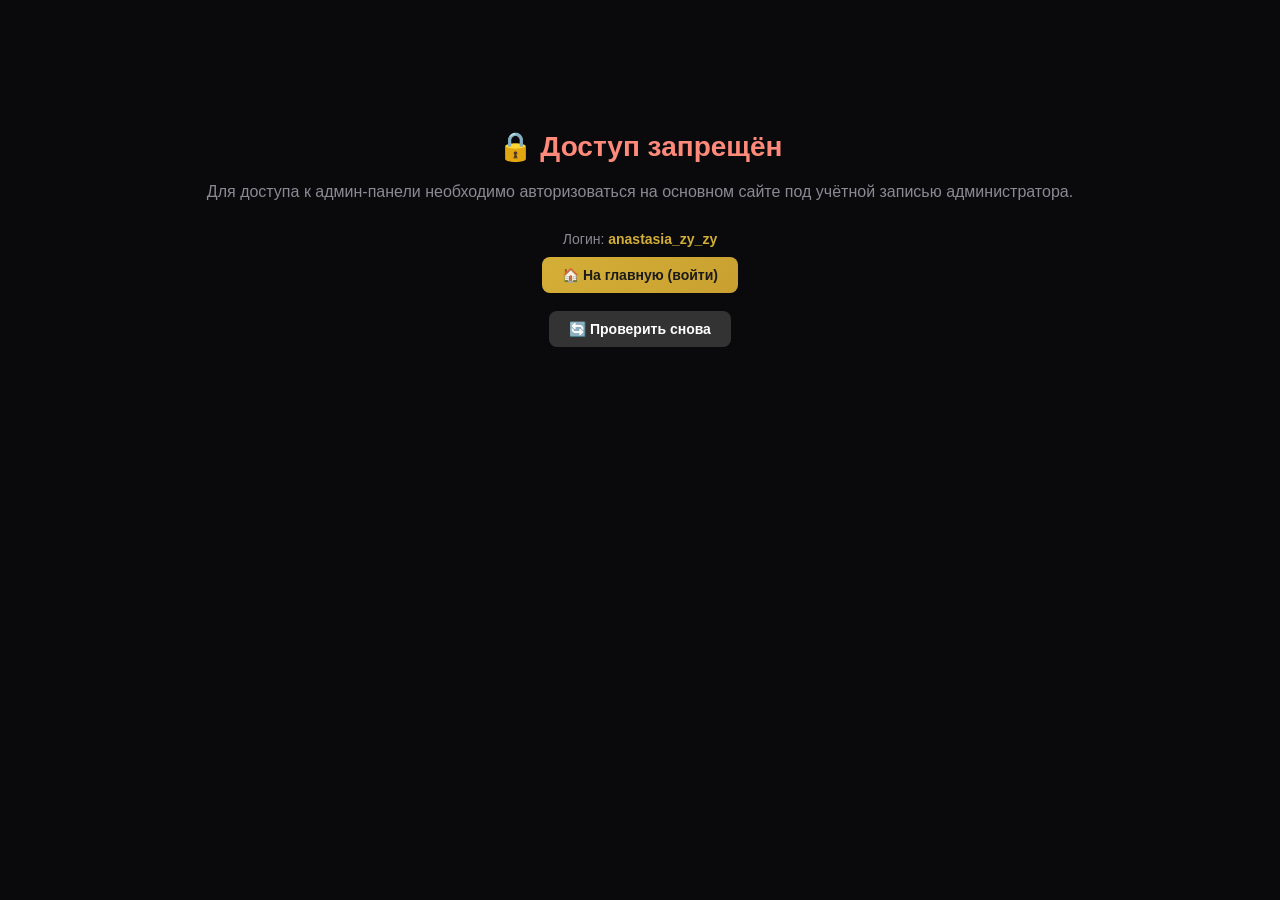
<file: admin.html>
<!DOCTYPE html>
<html lang="ru">
<head>
<meta charset="UTF-8">
<meta name="viewport" content="width=device-width, initial-scale=1.0">
<title>TEMPUS KZ — Админ-панель</title>
<style>
* { box-sizing: border-box; margin: 0; padding: 0; }
body {
  font-family: -apple-system, BlinkMacSystemFont, 'Segoe UI', Arial, sans-serif;
  background: #0a0a0c;
  color: #ececec;
  padding: 20px;
  min-height: 100vh;
}
h1 { color: #d4af37; margin-bottom: 20px; font-size: 24px; }
h2 { color: #d4af37; margin-top: 30px; font-size: 18px; }
.locked {
  text-align: center;
  padding: 80px 20px;
  color: #8a8a94;
}
.locked h2 { color: #ff8a7a; font-size: 28px; margin-bottom: 20px; }
.locked p { font-size: 16px; margin-bottom: 30px; }
.locked .btn { display: inline-block; }
.toolbar { display: flex; gap: 10px; margin-bottom: 20px; flex-wrap: wrap; align-items: center; }
.btn {
  background: linear-gradient(135deg, #d4af37, #c9a030);
  color: #1a1a1a; border: none;
  padding: 10px 20px; border-radius: 8px; cursor: pointer;
  font-weight: 600; font-size: 14px; transition: all 0.3s ease; text-decoration: none;
}
.btn:hover { opacity: 0.9; transform: translateY(-1px); }
.btn-secondary { background: #333; color: #fff; }
.btn-danger { background: #c0392b; color: #fff; }
#status { margin: 15px 0; padding: 12px 15px; border-radius: 8px; font-size: 13px; display: none; }
#status.show { display: block; }
.status-success { background: rgba(39, 174, 96, 0.2); color: #2ecc71; border: 1px solid rgba(39, 174, 96, 0.3); }
.status-error { background: rgba(192, 57, 43, 0.2); color: #e74c3c; border: 1px solid rgba(192, 57, 43, 0.3); }
.status-info { background: rgba(52, 152, 219, 0.2); color: #3498db; border: 1px solid rgba(52, 152, 219, 0.3); }
.github-settings {
  background: #111; padding: 20px; border-radius: 10px; margin-bottom: 20px;
  border: 1px solid #222;
}
.github-settings h3 { color: #d4af37; margin-bottom: 15px; font-size: 16px; }
.form-row { display: flex; gap: 10px; flex-wrap: wrap; margin-bottom: 10px; }
.form-group { flex: 1; min-width: 200px; }
.form-group label { display: block; font-size: 11px; color: #8a8a94; margin-bottom: 5px; text-transform: uppercase; }
.form-group input {
  width: 100%; background: #1a1a22; border: 1px solid #333; color: #fff;
  padding: 10px; border-radius: 6px; font-size: 14px;
}
.form-group input:focus { outline: none; border-color: #d4af37; }
table { width: 100%; border-collapse: collapse; margin-top: 20px; background: #111; border-radius: 10px; overflow: hidden; border: 1px solid #222; }
th, td { padding: 10px 8px; text-align: left; border-bottom: 1px solid #222; }
th { background: #1a1a1a; color: #d4af37; font-size: 11px; text-transform: uppercase; white-space: nowrap; }
td { font-size: 13px; vertical-align: top; }
td input, td textarea, td select {
  width: 100%; background: #1a1a22; border: 1px solid #333; color: #fff;
  padding: 6px; border-radius: 4px; font-size: 12px; font-family: inherit;
  transition: border-color 0.3s;
}
td input:focus, td textarea:focus, td select:focus { outline: none; border-color: #d4af37; }
td textarea { resize: vertical; min-height: 40px; }
.actions-cell { display: flex; gap: 5px; flex-wrap: wrap; }
.icon-btn {
  width: 30px; height: 30px; border-radius: 4px; border: 1px solid #444;
  background: #222; color: #fff; cursor: pointer; font-size: 14px;
  display: flex; align-items: center; justify-content: center; transition: all 0.3s;
}
.icon-btn:hover { border-color: #d4af37; background: #333; }
.icon-btn.danger:hover { background: #c0392b; border-color: #c0392b; }
pre { background: #111; padding: 15px; border-radius: 8px; overflow-x: auto; margin-top: 20px; font-size: 12px; color: #8a8a94; border: 1px solid #222; max-height: 400px; overflow-y: auto; }
#adminContent { display: none; }
@media (max-width: 768px) {
  table { font-size: 11px; }
  th, td { padding: 6px 4px; }
  .toolbar { flex-direction: column; }
  .btn { width: 100%; }
}
</style>
</head>
<body>

<!-- Экран блокировки -->
<div id="lockedScreen" class="locked">
  <h2>🔒 Доступ запрещён</h2>
  <p>Для доступа к админ-панели необходимо авторизоваться на основном сайте под учётной записью администратора.</p>
  <p style="font-size:14px;margin-bottom:10px;">Логин: <b style="color:#d4af37;">anastasia_zy_zy</b></p>
  <a href="index.html" class="btn">🏠 На главную (войти)</a>
  <br><br>
  <button class="btn btn-secondary" onclick="checkAuthAgain()">🔄 Проверить снова</button>
</div>

<!-- Контент админ-панели -->
<div id="adminContent">
  <h1>⚙️ TEMPUS KZ — Админ-панель</h1>

  <div class="github-settings">
    <h3>🔑 Настройки GitHub (для автосохранения)</h3>
    <div class="form-row">
      <div class="form-group">
        <label>Имя пользователя</label>
        <input type="text" id="ghUser" placeholder="TempusKZ">
      </div>
      <div class="form-group">
        <label>Репозиторий</label>
        <input type="text" id="ghRepo" placeholder="Tempus_KZ">
      </div>
      <div class="form-group">
        <label>Ветка</label>
        <input type="text" id="ghBranch" value="main" placeholder="main">
      </div>
    </div>
    <div class="form-row">
      <div class="form-group" style="flex: 2;">
        <label>Personal Access Token (права repo)</label>
        <input type="password" id="ghToken" placeholder="ghp_...">
      </div>
      <div class="form-group" style="flex: 0; min-width: auto; display: flex; align-items: flex-end;">
        <button class="btn" onclick="saveGithubSettings()">💾 Сохранить</button>
      </div>
    </div>
    <small style="color: #8a8a94;">
      Токен с правами <b>repo</b>. 
      <a href="https://github.com/settings/tokens" target="_blank" style="color: #d4af37;">Создать токен</a>
    </small>
  </div>

  <div class="toolbar">
    <button class="btn" onclick="loadData()">📥 Загрузить data.json</button>
    <button class="btn" onclick="saveToGithub()">🚀 Сохранить на GitHub</button>
    <button class="btn btn-secondary" onclick="downloadJSON()">📥 Скачать JSON</button>
    <button class="btn btn-secondary" onclick="addRow()">➕ Добавить строку</button>
    <button class="btn btn-secondary" onclick="window.open('index.html', '_blank')">🏠 Открыть сайт</button>
    <button class="btn btn-danger" onclick="logout()">🚪 Выйти</button>
  </div>

  <div id="status"></div>

  <div style="overflow-x: auto;">
    <table id="dataTable">
      <thead>
        <tr>
          <th>Артикул</th>
          <th>Название</th>
          <th>Описание</th>
          <th>Категория</th>
          <th>Цена (₸)</th>
          <th>Кол-во</th>
          <th>Фото (URL через запятую)</th>
          <th>Действия</th>
        </tr>
      </thead>
      <tbody id="tableBody"></tbody>
    </table>
  </div>

  <h2>📄 Предпросмотр data.json:</h2>
  <pre id="jsonPreview">Загрузка...</pre>
</div>

<script>
// ========== ПРОВЕРКА АВТОРИЗАЦИИ ==========
const AUTH_KEYS = ['mdt_admin_auth_v9', 'mdt_admin_auth_v8', 'mdt_admin_auth_v7', 'mdt_admin_auth_v6', 'mdt_admin_auth_v5'];
const LS_KEY = 'mdt_watches_v2';
const GITHUB_SETTINGS_KEY = 'mdt_github_settings_v9';
const ADMIN_USER = 'anastasia_zy_zy';

function checkAuth() {
  // 1. Проверяем sessionStorage
  for (const key of AUTH_KEYS) {
    const authData = sessionStorage.getItem(key);
    if (authData) {
      try {
        const data = JSON.parse(authData);
        if (data.user === ADMIN_USER) {
          console.log('✅ Авторизация через sessionStorage:', key);
          return true;
        }
      } catch (e) {}
    }
  }
  
  // 2. Проверяем localStorage (резерв)
  for (const key of AUTH_KEYS) {
    const authData = localStorage.getItem(key);
    if (authData) {
      try {
        const data = JSON.parse(authData);
        if (data.user === ADMIN_USER) {
          // Проверяем, не старше ли 24 часов
          if (Date.now() - data.timestamp < 24 * 60 * 60 * 1000) {
            console.log('✅ Авторизация через localStorage:', key);
            // Дублируем в sessionStorage
            sessionStorage.setItem(key, authData);
            return true;
          } else {
            // Удаляем просроченную запись
            localStorage.removeItem(key);
          }
        }
      } catch (e) {}
    }
  }
  
  console.warn('❌ Авторизация не найдена');
  return false;
}

function logout() {
  // Очищаем все ключи авторизации
  AUTH_KEYS.forEach(key => {
    sessionStorage.removeItem(key);
    localStorage.removeItem(key);
  });
  window.location.href = 'index.html';
}

function checkAuthAgain() {
  if (checkAuth()) {
    document.getElementById('lockedScreen').style.display = 'none';
    document.getElementById('adminContent').style.display = 'block';
    init();
  } else {
    alert('❌ Авторизация не найдена.\n\nВойдите на главной странице под логином anastasia_zy_zy, затем вернитесь сюда.');
  }
}

// При загрузке страницы
if (checkAuth()) {
  document.getElementById('lockedScreen').style.display = 'none';
  document.getElementById('adminContent').style.display = 'block';
  init();
} else {
  document.getElementById('lockedScreen').style.display = 'block';
  document.getElementById('adminContent').style.display = 'none';
  
  // Пробуем автоматически проверить через секунду (может sessionStorage ещё не загрузился)
  setTimeout(() => {
    if (checkAuth()) {
      document.getElementById('lockedScreen').style.display = 'none';
      document.getElementById('adminContent').style.display = 'block';
      init();
    }
  }, 1000);
}

// ========== GITHUB ==========
function getGithubSettings() {
  try {
    const s = localStorage.getItem(GITHUB_SETTINGS_KEY);
    return s ? JSON.parse(s) : null;
  } catch (e) { return null; }
}

function saveGithubSettings() {
  const settings = {
    username: document.getElementById('ghUser').value.trim(),
    repo: document.getElementById('ghRepo').value.trim(),
    token: document.getElementById('ghToken').value.trim(),
    branch: document.getElementById('ghBranch').value.trim() || 'main'
  };
  
  if (!settings.username || !settings.repo || !settings.token) {
    showStatus('❌ Заполните все поля GitHub', 'status-error');
    return;
  }
  
  if (!settings.token.startsWith('ghp_') && !settings.token.startsWith('github_pat_')) {
    showStatus('❌ Токен должен начинаться с ghp_ или github_pat_', 'status-error');
    return;
  }
  
  localStorage.setItem(GITHUB_SETTINGS_KEY, JSON.stringify(settings));
  showStatus('✅ Настройки GitHub сохранены', 'status-success');
}

function loadGithubSettings() {
  const settings = getGithubSettings();
  if (settings) {
    document.getElementById('ghUser').value = settings.username || '';
    document.getElementById('ghRepo').value = settings.repo || '';
    document.getElementById('ghToken').value = settings.token || '';
    document.getElementById('ghBranch').value = settings.branch || 'main';
  }
}

async function saveToGithub() {
  const settings = getGithubSettings();
  if (!settings || !settings.username || !settings.repo || !settings.token) {
    showStatus('❌ Заполните и сохраните настройки GitHub', 'status-error');
    return;
  }
  
  localStorage.setItem(LS_KEY, JSON.stringify(data));
  showStatus('⏳ Отправка data.json на GitHub...', 'status-info');
  
  try {
    await pushFile(settings, 'data.json', JSON.stringify(data, null, 2));
    showStatus('✅ data.json сохранён на GitHub! Обновится через 1-2 минуты.', 'status-success');
  } catch (e) {
    showStatus('❌ Ошибка GitHub: ' + e.message, 'status-error');
    console.error(e);
  }
}

async function pushFile(settings, path, content) {
  const token = settings.token.trim();
  const encoded = btoa(unescape(encodeURIComponent(content)));
  const apiUrl = `https://api.github.com/repos/${settings.username}/${settings.repo}/contents/${path}`;
  
  let sha = null;
  try {
    const resp = await fetch(apiUrl + '?ref=' + settings.branch, {
      headers: {
        'Authorization': `Bearer ${token}`,
        'Accept': 'application/vnd.github.v3+json',
        'X-GitHub-Api-Version': '2022-11-28'
      }
    });
    if (resp.ok) sha = (await resp.json()).sha;
    else if (resp.status === 401) throw new Error('Неверный токен');
  } catch (e) {
    if (e.message === 'Неверный токен') throw e;
  }
  
  const body = {
    message: `Update ${path} - ${new Date().toISOString()}`,
    content: encoded,
    branch: settings.branch
  };
  if (sha) body.sha = sha;
  
  const resp = await fetch(apiUrl, {
    method: 'PUT',
    headers: {
      'Authorization': `Bearer ${token}`,
      'Accept': 'application/vnd.github.v3+json',
      'Content-Type': 'application/json',
      'X-GitHub-Api-Version': '2022-11-28'
    },
    body: JSON.stringify(body)
  });
  
  if (!resp.ok) {
    const err = await resp.json().catch(() => ({}));
    if (resp.status === 401) throw new Error('Неверный токен. Создайте новый с правами repo.');
    throw new Error(err.message || 'HTTP ' + resp.status);
  }
}

// ========== ДАННЫЕ ==========
let data = [];

async function loadData() {
  showStatus('⏳ Загрузка данных...', 'status-info');
  
  try {
    const response = await fetch('data.json?_=' + Date.now());
    if (response.ok) {
      data = await response.json();
      renderTable();
      updatePreview();
      localStorage.setItem(LS_KEY, JSON.stringify(data));
      showStatus(`✅ Загружено из data.json: ${data.length} моделей`, 'status-success');
      return;
    }
  } catch (e) {}
  
  const lsData = localStorage.getItem(LS_KEY);
  if (lsData) {
    try {
      data = JSON.parse(lsData);
      renderTable();
      updatePreview();
      showStatus(`⚠️ Загружено из localStorage: ${data.length} моделей`, 'status-info');
      return;
    } catch (e) {}
  }
  
  data = [];
  renderTable();
  updatePreview();
  showStatus('📄 Данные не найдены', 'status-info');
}

function renderTable() {
  const tbody = document.getElementById('tableBody');
  
  if (!data.length) {
    tbody.innerHTML = '<tr><td colspan="8" style="text-align:center;padding:30px;color:#8a8a94;">Нет данных</td></tr>';
    return;
  }
  
  tbody.innerHTML = data.map((item, index) => `
    <tr>
      <td><input type="text" value="${escAttr(item.article || '')}" data-idx="${index}" data-field="article" style="min-width:100px;"></td>
      <td><input type="text" value="${escAttr(item.name || '')}" data-idx="${index}" data-field="name" style="min-width:120px;"></td>
      <td><textarea data-idx="${index}" data-field="desc" style="min-width:150px;">${escHtml(item.desc || '')}</textarea></td>
      <td>
        <select data-idx="${index}" data-field="category">
          <option value="men" ${item.category === 'men' ? 'selected' : ''}>Мужские</option>
          <option value="women" ${item.category === 'women' ? 'selected' : ''}>Женские</option>
        </select>
      </td>
      <td><input type="number" value="${item.price || 0}" data-idx="${index}" data-field="price" style="min-width:90px;"></td>
      <td><input type="number" value="${item.qty || 0}" data-idx="${index}" data-field="qty" style="min-width:70px;"></td>
      <td><input type="text" value="${escAttr((item.images || []).join(', '))}" data-idx="${index}" data-field="imagesStr" style="min-width:150px;"></td>
      <td class="actions-cell">
        <button class="icon-btn" onclick="saveRow(${index})" title="Сохранить">💾</button>
        <button class="icon-btn" onclick="duplicateRow(${index})" title="Дублировать">📋</button>
        <button class="icon-btn danger" onclick="deleteRow(${index})" title="Удалить">🗑️</button>
      </td>
    </tr>
  `).join('');
  
  tbody.querySelectorAll('input, textarea, select').forEach(el => {
    el.addEventListener('change', function() {
      saveRow(parseInt(this.getAttribute('data-idx')), true);
    });
  });
}

function saveRow(index, silent = false) {
  document.querySelectorAll(`[data-idx="${index}"]`).forEach(input => {
    const field = input.getAttribute('data-field');
    let value = input.value;
    
    if (field === 'price' || field === 'qty') value = Number(value) || 0;
    else if (field === 'imagesStr') {
      data[index].images = value.split(',').map(s => s.trim()).filter(s => s);
      return;
    }
    
    data[index][field] = value;
  });
  
  localStorage.setItem(LS_KEY, JSON.stringify(data));
  updatePreview();
  if (!silent) showStatus(`✅ Строка ${index + 1} сохранена`, 'status-success');
}

function deleteRow(index) {
  const name = data[index].name || data[index].article || 'без названия';
  if (confirm(`Удалить "${name}"?`)) {
    data.splice(index, 1);
    localStorage.setItem(LS_KEY, JSON.stringify(data));
    renderTable();
    updatePreview();
    showStatus('🗑️ Модель удалена', 'status-success');
  }
}

function duplicateRow(index) {
  const newItem = JSON.parse(JSON.stringify(data[index]));
  newItem.article = (newItem.article || '') + '-copy';
  newItem.name = (newItem.name || '') + ' (копия)';
  data.splice(index + 1, 0, newItem);
  localStorage.setItem(LS_KEY, JSON.stringify(data));
  renderTable();
  updatePreview();
  showStatus('📋 Модель дублирована', 'status-success');
}

function addRow() {
  data.push({
    article: 'TK-' + new Date().getFullYear() + '-' + String(data.length + 1).padStart(3, '0'),
    name: '', desc: '', category: 'men', price: 0, qty: 0, images: []
  });
  localStorage.setItem(LS_KEY, JSON.stringify(data));
  renderTable();
  updatePreview();
  showStatus('➕ Новая строка добавлена', 'status-success');
}

function updatePreview() {
  document.getElementById('jsonPreview').textContent = JSON.stringify(data, null, 2);
}

function downloadJSON() {
  const blob = new Blob([JSON.stringify(data, null, 2)], { type: 'application/json' });
  const url = URL.createObjectURL(blob);
  const a = document.createElement('a');
  a.href = url; a.download = 'data.json'; a.click();
  URL.revokeObjectURL(url);
  showStatus('📥 data.json скачан', 'status-success');
}

function showStatus(message, className) {
  const status = document.getElementById('status');
  status.textContent = message;
  status.className = 'show ' + className;
  if (className === 'status-success') setTimeout(() => status.classList.remove('show'), 4000);
}

function escHtml(s) {
  if (!s) return '';
  return String(s).replace(/[&<>"']/g, c => ({ '&': '&amp;', '<': '&lt;', '>': '&gt;', '"': '&quot;', "'": '&#39;' }[c]));
}

function escAttr(s) {
  if (!s) return '';
  return String(s).replace(/"/g, '&quot;');
}

function init() {
  loadGithubSettings();
  loadData();
}
</script>

</body>
</html>
</file>
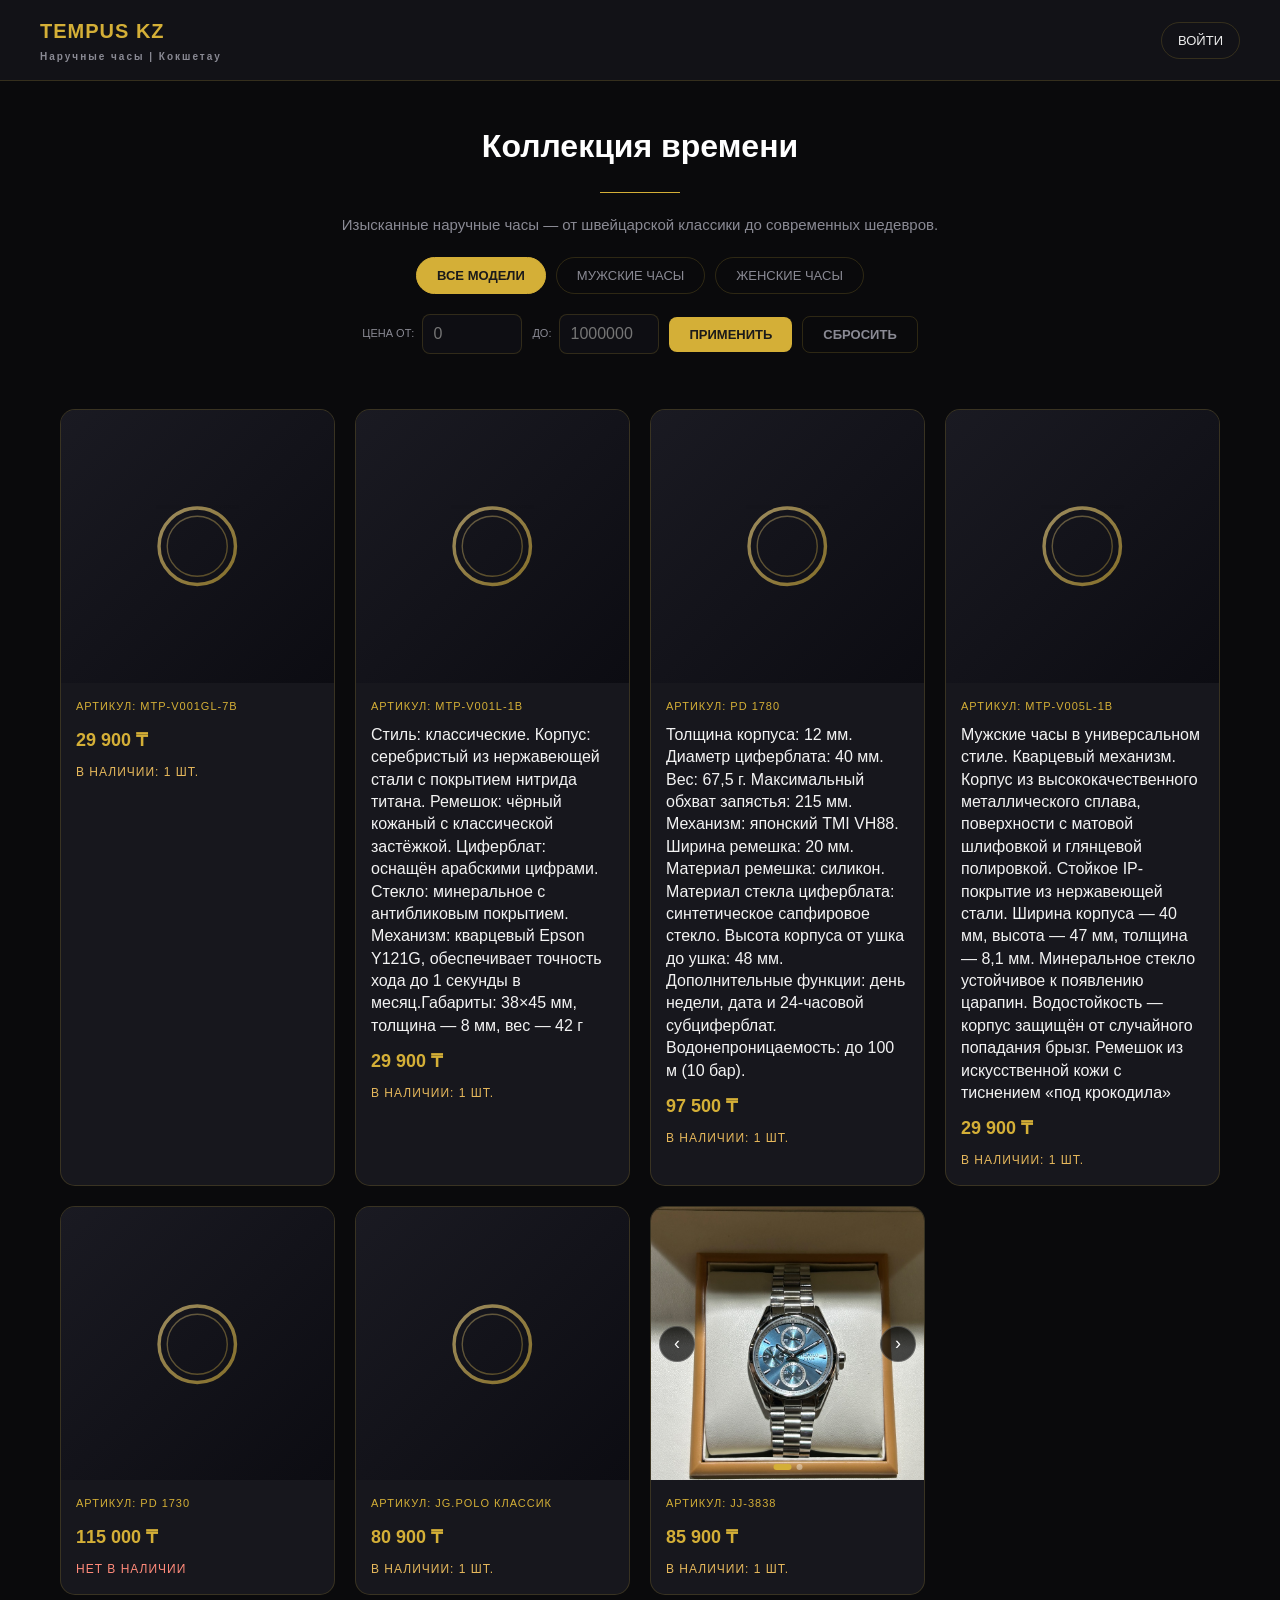
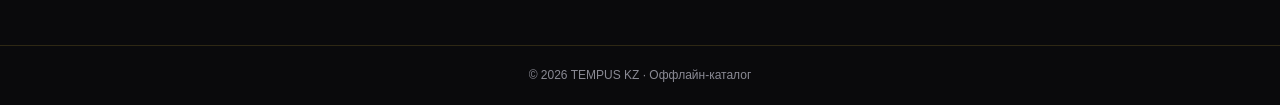
<file: Tempus_kz.html>
<!DOCTYPE html>
<html lang="ru">

<head>
    <meta charset="UTF-8" />
    <meta name="viewport" content="width=device-width, initial-scale=1.0, maximum-scale=1.0, user-scalable=no" />
    <meta name="theme-color" content="#0a0a0c" />
    <meta name="apple-mobile-web-app-capable" content="yes" />
    <meta name="apple-mobile-web-app-status-bar-style" content="black-translucent" />
    <meta name="format-detection" content="telephone=no" />
    <title>TEMPUS KZ — Наручные часы | Кокшетау</title>
    <style>
        * {
            box-sizing: border-box;
            margin: 0;
            padding: 0;
            -webkit-tap-highlight-color: rgba(212, 175, 55, 0.3);
        }

        body {
            font-family: -apple-system, BlinkMacSystemFont, 'Segoe UI', Arial, sans-serif;
            background: #0a0a0c;
            color: #ececec;
            line-height: 1.6;
            -webkit-text-size-adjust: 100%;
        }

        header {
            background: #121217;
            padding: 15px 20px;
            border-bottom: 1px solid rgba(212, 175, 55, 0.18);
            position: sticky;
            top: 0;
            z-index: 50;
        }

        .nav {
            max-width: 1200px;
            margin: 0 auto;
            display: flex;
            justify-content: space-between;
            align-items: center;
            flex-wrap: wrap;
            gap: 10px;
        }

        .logo {
            font-size: 20px;
            font-weight: bold;
            color: #d4af37;
            letter-spacing: 1px;
        }

        .logo small {
            display: block;
            font-size: 10px;
            color: #8a8a94;
            letter-spacing: 2px;
            margin-top: 2px;
        }

        .btn {
            background: transparent;
            border: 1px solid rgba(212, 175, 55, 0.18);
            color: #ececec;
            padding: 10px 16px;
            border-radius: 20px;
            font-size: 13px;
            cursor: pointer;
            text-transform: uppercase;
            -webkit-appearance: none;
            appearance: none;
        }

        .btn:active {
            opacity: 0.7;
        }

        .btn-gold {
            background: #d4af37;
            color: #1a1a1a;
            border: none;
            font-weight: 600;
        }

        .hero {
            max-width: 1200px;
            margin: 0 auto;
            padding: 40px 20px 20px;
            text-align: center;
        }

        .hero h1 {
            font-size: 32px;
            margin-bottom: 10px;
            color: #fff;
        }

        .hero p {
            color: #8a8a94;
            font-size: 15px;
        }

        .divider {
            width: 80px;
            height: 1px;
            background: #d4af37;
            margin: 20px auto;
        }

        .category-menu {
            max-width: 1200px;
            margin: 0 auto;
            padding: 0 20px 20px;
            display: flex;
            gap: 10px;
            justify-content: center;
            flex-wrap: wrap;
        }

        .cat-btn {
            background: transparent;
            border: 1px solid rgba(212, 175, 55, 0.18);
            color: #8a8a94;
            padding: 10px 20px;
            border-radius: 20px;
            font-size: 13px;
            cursor: pointer;
            text-transform: uppercase;
            -webkit-appearance: none;
            appearance: none;
        }

        .cat-btn:active {
            opacity: 0.7;
        }

        .cat-btn.active {
            background: #d4af37;
            color: #1a1a1a;
            border-color: #d4af37;
            font-weight: 600;
        }

        .filter-bar {
            max-width: 1200px;
            margin: 0 auto;
            padding: 0 20px 20px;
            display: flex;
            gap: 10px;
            align-items: center;
            justify-content: center;
            flex-wrap: wrap;
        }

        .filter-group {
            display: flex;
            gap: 8px;
            align-items: center;
        }

        .filter-bar label {
            font-size: 11px;
            color: #8a8a94;
            text-transform: uppercase;
        }

        .filter-bar input {
            background: #0e0e13;
            border: 1px solid rgba(212, 175, 55, 0.18);
            color: #ececec;
            padding: 10px;
            border-radius: 8px;
            font-size: 16px;
            width: 100px;
            -webkit-appearance: none;
            appearance: none;
        }

        .filter-bar input:focus {
            outline: none;
            border-color: #d4af37;
        }

        .filter-bar .apply-btn,
        .filter-bar .reset-btn {
            padding: 10px 20px;
            border-radius: 8px;
            font-size: 13px;
            font-weight: 600;
            cursor: pointer;
            text-transform: uppercase;
            -webkit-appearance: none;
            appearance: none;
            border: none;
        }

        .filter-bar .apply-btn {
            background: #d4af37;
            color: #1a1a1a;
        }

        .filter-bar .reset-btn {
            background: transparent;
            border: 1px solid rgba(212, 175, 55, 0.18);
            color: #8a8a94;
        }

        .filter-bar .apply-btn:active,
        .filter-bar .reset-btn:active {
            opacity: 0.7;
        }

        .results-info {
            max-width: 1200px;
            margin: 0 auto;
            padding: 0 20px 15px;
            text-align: center;
            color: #8a8a94;
            font-size: 13px;
        }

        .results-info b {
            color: #f5d98a;
        }

        .grid {
            max-width: 1200px;
            margin: 0 auto;
            padding: 20px;
            display: grid;
            gap: 20px;
            grid-template-columns: repeat(auto-fill, minmax(250px, 1fr));
        }

        .card {
            position: relative;
            background: #17171d;
            border: 1px solid rgba(212, 175, 55, 0.18);
            border-radius: 15px;
            overflow: hidden;
        }

        .slider {
            aspect-ratio: 1/1;
            background: #0d0d11;
            position: relative;
            overflow: hidden;
        }

        .slides {
            display: flex;
            height: 100%;
            transition: transform 0.3s ease-out;
        }

        .slide {
            min-width: 100%;
            height: 100%;
            flex-shrink: 0;
        }

        .slide img {
            width: 100%;
            height: 100%;
            object-fit: cover;
            pointer-events: none;
        }

        .placeholder {
            width: 100%;
            height: 100%;
            background: linear-gradient(135deg, #1a1a22, #0c0c12);
            display: flex;
            align-items: center;
            justify-content: center;
        }

        .placeholder svg {
            width: 50%;
            height: 50%;
            opacity: 0.6;
        }

        .slider-arrow {
            position: absolute;
            top: 50%;
            transform: translateY(-50%);
            width: 36px;
            height: 36px;
            border-radius: 50%;
            background: rgba(0, 0, 0, 0.7);
            border: 1px solid rgba(255, 255, 255, 0.2);
            color: #fff;
            cursor: pointer;
            display: none;
            align-items: center;
            justify-content: center;
            font-size: 18px;
            -webkit-appearance: none;
            appearance: none;
            z-index: 5;
        }

        .slider-arrow:active {
            background: rgba(212, 175, 55, 0.8);
            color: #000;
        }

        .slider.has-multi .slider-arrow {
            display: flex;
        }

        .slider-arrow.prev {
            left: 8px;
        }

        .slider-arrow.next {
            right: 8px;
        }

        .slider-dots {
            position: absolute;
            bottom: 10px;
            left: 50%;
            transform: translateX(-50%);
            display: none;
            gap: 5px;
            z-index: 5;
        }

        .slider.has-multi .slider-dots {
            display: flex;
        }

        .slider-dot {
            width: 6px;
            height: 6px;
            border-radius: 50%;
            background: rgba(255, 255, 255, 0.4);
            border: none;
            cursor: pointer;
            padding: 0;
            -webkit-appearance: none;
            appearance: none;
        }

        .slider-dot:active {
            opacity: 0.7;
        }

        .slider-dot.active {
            background: #d4af37;
            width: 18px;
            border-radius: 3px;
        }

        .body {
            padding: 15px;
        }

        .article {
            font-size: 11px;
            color: #d4af37;
            text-transform: uppercase;
            margin-bottom: 8px;
            letter-spacing: 1px;
        }

        .desc {
            font-size: 16px;
            color: #f3f3f3;
            margin-bottom: 10px;
            line-height: 1.4;
        }

        .price {
            font-size: 18px;
            font-weight: 600;
            color: #d4af37;
            margin-bottom: 8px;
        }

        .stock {
            font-size: 12px;
            color: #8a8a94;
            text-transform: uppercase;
            letter-spacing: 1px;
        }

        .stock.in {
            color: #8fd28f;
        }

        .stock.low {
            color: #e6b85c;
        }

        .stock.out {
            color: #ff8a7a;
        }

        .card-actions {
            position: absolute;
            top: 8px;
            right: 8px;
            display: none;
            gap: 5px;
            z-index: 10;
        }

        .authed .card-actions {
            display: flex;
        }

        .icon-btn {
            width: 32px;
            height: 32px;
            border-radius: 50%;
            background: rgba(0, 0, 0, 0.8);
            border: 1px solid rgba(255, 255, 255, 0.2);
            color: #fff;
            cursor: pointer;
            display: flex;
            align-items: center;
            justify-content: center;
            font-size: 14px;
            -webkit-appearance: none;
            appearance: none;
        }

        .icon-btn:active {
            opacity: 0.7;
        }

        .icon-btn.del:active {
            background: #c0392b;
        }

        .empty {
            grid-column: 1/-1;
            text-align: center;
            padding: 40px 20px;
            color: #8a8a94;
            border: 1px dashed rgba(212, 175, 55, 0.18);
            border-radius: 15px;
        }

        .modal {
            display: none;
            position: fixed;
            top: 0;
            left: 0;
            right: 0;
            bottom: 0;
            background: rgba(0, 0, 0, 0.85);
            z-index: 100;
            overflow-y: auto;
            padding: 20px;
            -webkit-overflow-scrolling: touch;
        }

        .modal.open {
            display: block;
        }

        .modal-box {
            max-width: 500px;
            margin: 20px auto;
            background: #121217;
            border: 1px solid rgba(212, 175, 55, 0.18);
            border-radius: 15px;
            padding: 25px;
        }

        .modal h2 {
            font-size: 22px;
            margin-bottom: 5px;
            color: #fff;
        }

        .modal .sub {
            color: #8a8a94;
            font-size: 13px;
            margin-bottom: 20px;
        }

        .field {
            margin-bottom: 15px;
        }

        .field label {
            display: block;
            font-size: 11px;
            color: #8a8a94;
            margin-bottom: 6px;
            text-transform: uppercase;
            letter-spacing: 1px;
        }

        .field input,
        .field textarea,
        .field select {
            width: 100%;
            background: #0e0e13;
            border: 1px solid rgba(212, 175, 55, 0.18);
            color: #ececec;
            padding: 12px;
            border-radius: 8px;
            font-size: 16px;
            font-family: inherit;
            -webkit-appearance: none;
            appearance: none;
        }

        .field textarea {
            resize: vertical;
            min-height: 80px;
        }

        .field input:focus,
        .field textarea:focus,
        .field select:focus {
            outline: none;
            border-color: #d4af37;
        }

        .file-input {
            position: relative;
            border: 2px dashed rgba(212, 175, 55, 0.18);
            border-radius: 10px;
            padding: 20px;
            text-align: center;
            cursor: pointer;
            background: #0e0e13;
        }

        .file-input:active {
            border-color: #d4af37;
        }

        .file-input input[type="file"] {
            position: absolute;
            top: 0;
            left: 0;
            width: 100%;
            height: 100%;
            opacity: 0;
            cursor: pointer;
        }

        .file-input-text {
            color: #8a8a94;
            font-size: 13px;
            pointer-events: none;
        }

        .file-input-text b {
            color: #f5d98a;
        }

        .thumbs-gallery {
            display: grid;
            grid-template-columns: repeat(auto-fill, minmax(70px, 1fr));
            gap: 8px;
            margin-top: 10px;
        }

        .thumb-item {
            position: relative;
            aspect-ratio: 1/1;
            border-radius: 6px;
            overflow: hidden;
            border: 1px solid rgba(212, 175, 55, 0.18);
        }

        .thumb-item img {
            width: 100%;
            height: 100%;
            object-fit: cover;
        }

        .thumb-remove {
            position: absolute;
            top: 3px;
            right: 3px;
            width: 24px;
            height: 24px;
            border-radius: 50%;
            background: rgba(0, 0, 0, 0.9);
            border: 1px solid rgba(255, 255, 255, 0.2);
            color: #fff;
            cursor: pointer;
            display: flex;
            align-items: center;
            justify-content: center;
            font-size: 14px;
            -webkit-appearance: none;
            appearance: none;
        }

        .thumb-remove:active {
            background: #c0392b;
        }

        .row {
            display: flex;
            gap: 10px;
        }

        .row .field {
            flex: 1;
        }

        .actions {
            display: flex;
            gap: 10px;
            margin-top: 20px;
            justify-content: flex-end;
            flex-wrap: wrap;
        }

        .err {
            color: #ff8a7a;
            font-size: 13px;
            margin-top: 8px;
            min-height: 18px;
        }

        .save-banner {
            max-width: 1200px;
            margin: 0 auto;
            padding: 0 20px;
            display: none;
        }

        .save-banner.show {
            display: block;
        }

        .save-banner .inner {
            background: rgba(212, 175, 55, 0.05);
            border: 1px solid rgba(212, 175, 55, 0.18);
            border-radius: 10px;
            padding: 12px 15px;
            display: flex;
            align-items: center;
            justify-content: space-between;
            gap: 10px;
            flex-wrap: wrap;
            font-size: 13px;
            color: #8a8a94;
        }

        .save-banner .inner b {
            color: #f5d98a;
        }

        footer {
            text-align: center;
            padding: 20px;
            color: #8a8a94;
            font-size: 12px;
            border-top: 1px solid rgba(212, 175, 55, 0.18);
            margin-top: 30px;
        }

        @media (max-width: 600px) {
            .grid {
                grid-template-columns: 1fr;
            }

            .hero h1 {
                font-size: 24px;
            }

            .filter-bar {
                flex-direction: column;
                align-items: stretch;
            }

            .filter-group {
                justify-content: space-between;
            }

            .filter-bar input {
                width: 100%;
            }

            .filter-bar .apply-btn,
            .filter-bar .reset-btn {
                width: 100%;
            }
        }
    </style>
</head>

<body>

    <!-- ОВЕРЛЕЙ-ИНСТРУКЦИЯ ДЛЯ iOS -->
    <div id="iosOverlay"
        style="display:none; position:fixed; inset:0; z-index:9999; background:rgba(10,10,12,0.97); padding:30px 20px; overflow-y:auto;">
        <div style="max-width:400px; margin:40px auto; text-align:center;">
            <div style="font-size:60px; margin-bottom:20px;">📱</div>
            <h2 style="color:#d4af37; font-size:22px; margin-bottom:15px; font-family:-apple-system, sans-serif;">
                Откройте файл в Safari</h2>
            <p style="color:#ececec; font-size:15px; line-height:1.6; margin-bottom:25px;">
                Сейчас файл открыт в режиме предпросмотра, где кнопки и фильтры не работают.
            </p>
            <div
                style="background:#17171d; border:1px solid rgba(212,175,55,0.3); border-radius:12px; padding:20px; text-align:left; margin-bottom:25px;">
                <div
                    style="color:#f5d98a; font-size:13px; font-weight:600; margin-bottom:12px; text-transform:uppercase; letter-spacing:1px;">
                    Как открыть правильно:</div>
                <div style="color:#ececec; font-size:14px; line-height:1.8;">
                    <div style="margin-bottom:10px;"><span style="color:#d4af37; font-weight:bold;">1.</span> Нажмите
                        кнопку <b style="color:#fff;">«Поделиться»</b> (квадрат со стрелкой ↑)</div>
                    <div style="margin-bottom:10px;"><span style="color:#d4af37; font-weight:bold;">2.</span> В меню
                        найдите иконку <b style="color:#fff;">Safari</b></div>
                    <div><span style="color:#d4af37; font-weight:bold;">3.</span> Нажмите <b
                            style="color:#fff;">«Открыть в Safari»</b></div>
                </div>
            </div>
            <p style="color:#8a8a94; font-size:12px; margin-bottom:20px;">
                Или отправьте файл себе в Telegram/WhatsApp и откройте оттуда — он автоматически запустится в браузере.
            </p>
            <button id="iosOverlayClose"
                style="background:#d4af37; color:#1a1a1a; border:none; padding:14px 30px; border-radius:25px; font-size:14px; font-weight:600; cursor:pointer; -webkit-appearance:none;">
                Понятно, всё работает
            </button>
        </div>
    </div>

    <script id="catalog-data" type="application/json">[]</script>

    <header>
        <div class="nav">
            <div class="logo">TEMPUS KZ<small>Наручные часы | Кокшетау</small></div>
            <div id="authArea">
                <button class="btn" id="loginBtn">Войти</button>
            </div>
        </div>
    </header>

    <section class="hero">
        <h1>Коллекция времени</h1>
        <div class="divider"></div>
        <p>Изысканные наручные часы — от швейцарской классики до современных шедевров.</p>
    </section>

    <div class="category-menu" id="categoryMenu">
        <button class="cat-btn active" data-cat="all">Все модели</button>
        <button class="cat-btn" data-cat="men">Мужские часы</button>
        <button class="cat-btn" data-cat="women">Женские часы</button>
    </div>

    <div class="filter-bar">
        <div class="filter-group">
            <label>Цена от:</label>
            <input type="number" id="priceMin" placeholder="0" min="0" />
        </div>
        <div class="filter-group">
            <label>до:</label>
            <input type="number" id="priceMax" placeholder="10000000" min="0" />
        </div>
        <button class="apply-btn" id="applyFilter">Применить</button>
        <button class="reset-btn" id="resetFilter">Сбросить</button>
    </div>

    <div class="results-info" id="resultsInfo"></div>

    <div class="save-banner" id="saveBanner">
        <div class="inner">
            <span>⚠️ Изменения пока <b>только в браузере</b>. Нажмите кнопку, чтобы сохранить в файл.</span>
            <button class="btn btn-gold" id="saveBtn">💾 Сохранить в файл</button>
        </div>
    </div>

    <main class="grid" id="grid"></main>

    <footer>© 2026 TEMPUS KZ · Оффлайн-каталог</footer>

    <div class="modal" id="loginModal">
        <div class="modal-box">
            <h2>Авторизация</h2>
            <div class="sub">Доступ для управления каталогом</div>
            <div class="field">
                <label>Логин</label>
                <input type="text" id="loginUser" />
            </div>
            <div class="field">
                <label>Пароль</label>
                <input type="password" id="loginPass" />
            </div>
            <div class="err" id="loginErr"></div>
            <div class="actions">
                <button class="btn" id="closeLogin">Отмена</button>
                <button class="btn btn-gold" id="doLogin">Войти</button>
            </div>
        </div>
    </div>

    <div class="modal" id="addModal">
        <div class="modal-box">
            <h2>Новая модель</h2>
            <div class="sub">Добавьте часы в коллекцию</div>
            <div class="field">
                <label>Категория</label>
                <select id="fCategory">
                    <option value="men">Мужские часы</option>
                    <option value="women">Женские часы</option>
                </select>
            </div>
            <div class="field">
                <label>Артикул</label>
                <input type="text" id="fArticle" placeholder="TK-2026-001" />
            </div>
            <div class="field">
                <label>Описание</label>
                <textarea id="fDesc" placeholder="Описание часов..."></textarea>
            </div>
            <div class="row">
                <div class="field">
                    <label>Цена ()</label>
                    <input type="number" id="fPrice" min="0" placeholder="850000" />
                </div>
                <div class="field">
                    <label>Количество</label>
                    <input type="number" id="fQty" min="0" placeholder="3" />
                </div>
            </div>
            <div class="field">
                <label>Фото часов (можно несколько)</label>
                <div class="file-input">
                    <input type="file" id="fImgFile" accept="image/*" multiple />
                    <div class="file-input-text">
                        <b>Нажмите для загрузки</b> фото<br>
                        <small>JPG, PNG, WEBP</small>
                    </div>
                </div>
                <div class="thumbs-gallery" id="addThumbs"></div>
            </div>
            <div class="err" id="addErr"></div>
            <div class="actions">
                <button class="btn" id="closeAdd">Отмена</button>
                <button class="btn btn-gold" id="doAdd">Добавить</button>
            </div>
        </div>
    </div>

    <div class="modal" id="editModal">
        <div class="modal-box">
            <h2>Редактировать модель</h2>
            <div class="sub">Измените данные и фото</div>
            <div class="field">
                <label>Категория</label>
                <select id="eCategory">
                    <option value="men">Мужские часы</option>
                    <option value="women">Женские часы</option>
                </select>
            </div>
            <div class="field">
                <label>Артикул</label>
                <input type="text" id="eArticle" />
            </div>
            <div class="field">
                <label>Описание</label>
                <textarea id="eDesc"></textarea>
            </div>
            <div class="row">
                <div class="field">
                    <label>Цена (₸)</label>
                    <input type="number" id="ePrice" min="0" />
                </div>
                <div class="field">
                    <label>Количество</label>
                    <input type="number" id="eQty" min="0" />
                </div>
            </div>
            <div class="field">
                <label>Текущие фото</label>
                <div class="thumbs-gallery" id="editThumbs"></div>
            </div>
            <div class="field">
                <label>Добавить ещё фото</label>
                <div class="file-input">
                    <input type="file" id="eImgFile" accept="image/*" multiple />
                    <div class="file-input-text">
                        <b>Выберите фото</b>
                    </div>
                </div>
                <div class="thumbs-gallery" id="editNewThumbs"></div>
            </div>
            <div class="err" id="editErr"></div>
            <div class="actions">
                <button class="btn" id="closeEdit">Отмена</button>
                <button class="btn btn-gold" id="doEdit">Сохранить</button>
            </div>
        </div>
    </div>

    <script>
        // ========== ОПРЕДЕЛЕНИЕ iOS И РЕЖИМА ОТКРЫТИЯ ==========
        (function () {
            const ua = navigator.userAgent || '';
            const isIOS = /iPad|iPhone|iPod/.test(ua) || (navigator.platform === 'MacIntel' && navigator.maxTouchPoints > 1);

            // Проверяем, открыто ли в полноценном Safari
            // В Safari есть "Version/" и "Safari", но нет "CriOS" (Chrome) и "FxiOS" (Firefox)
            const isSafari = /Safari/.test(ua) && /Version\//.test(ua) && !/CriOS|FxiOS|OPiOS/.test(ua);

            // В WKWebView (приложение "Файлы", мессенджеры) нет "Version/"
            const isWKWebView = /Safari/.test(ua) && !/Version\//.test(ua) && !/CriOS|FxiOS|OPiOS/.test(ua);

            // Проверяем, работает ли вообще JS (если страница статична — значит нет)
            const jsWorks = true;

            // Показываем оверлей только на iOS, если это НЕ Safari ИЛИ если localStorage не работает
            let needsOverlay = false;
            if (isIOS && !isSafari) {
                needsOverlay = true;
            }

            // Дополнительная проверка: работает ли localStorage
            if (isIOS) {
                try {
                    window.localStorage.setItem('__test__', '1');
                    window.localStorage.removeItem('__test__');
                } catch (e) {
                    needsOverlay = true; // localStorage заблокирован — значит не Safari
                }
            }

            // Проверяем sessionStorage (тоже индикатор полноценного браузера)
            if (isIOS) {
                try {
                    if (!window.sessionStorage) needsOverlay = true;
                } catch (e) {
                    needsOverlay = true;
                }
            }

            if (needsOverlay) {
                document.getElementById('iosOverlay').style.display = 'block';
                document.getElementById('iosOverlayClose').addEventListener('click', function () {
                    document.getElementById('iosOverlay').style.display = 'none';
                });
            }
        })();

        // ========== ОСНОВНОЙ КОД ==========
        const AUTH = { user: "anastasia_zy_zy", pass: "anastasia_zy_zy" };
        const LS_KEY = "mdt_watches_v2";

        let canUseStorage = false;
        try {
            if (typeof window !== 'undefined' && window.localStorage) {
                window.localStorage.setItem('__ios_test__', '1');
                window.localStorage.removeItem('__ios_test__');
                canUseStorage = true;
            }
        } catch (e) { canUseStorage = false; }

        let isAuthed = false;
        let hasUnsavedChanges = false;
        let currentCategory = "all";
        let priceFilterMin = null;
        let priceFilterMax = null;

        function migrateData(list) {
            return list.map(w => {
                if (!w.images) { w.images = w.img ? [w.img] : []; delete w.img; }
                if (!w.category) w.category = "men";
                return w;
            });
        }

        function loadFromEmbedded() {
            try {
                const el = document.getElementById("catalog-data");
                if (!el) return [];
                return migrateData(JSON.parse(el.textContent.trim() || "[]"));
            } catch (e) { return []; }
        }

        function loadWatches() {
            if (canUseStorage) {
                try {
                    const ls = window.localStorage.getItem(LS_KEY);
                    if (ls !== null) return migrateData(JSON.parse(ls));
                } catch (e) { canUseStorage = false; }
            }
            return loadFromEmbedded();
        }

        function saveWatches(list) {
            if (canUseStorage) {
                try { window.localStorage.setItem(LS_KEY, JSON.stringify(list)); }
                catch (e) { canUseStorage = false; }
            }
            hasUnsavedChanges = true;
            updateSaveBanner();
        }

        function updateSaveBanner() {
            const banner = document.getElementById("saveBanner");
            if (hasUnsavedChanges && isAuthed) banner.classList.add("show");
            else banner.classList.remove("show");
        }

        function compressImage(file, maxWidth = 800, quality = 0.8) {
            return new Promise((resolve, reject) => {
                const reader = new FileReader();
                reader.onload = e => {
                    const img = new Image();
                    img.onload = () => {
                        const canvas = document.createElement('canvas');
                        let w = img.width, h = img.height;
                        if (w > maxWidth) { h = (h * maxWidth) / w; w = maxWidth; }
                        canvas.width = w; canvas.height = h;
                        canvas.getContext('2d').drawImage(img, 0, 0, w, h);
                        resolve(canvas.toDataURL('image/jpeg', quality));
                    };
                    img.onerror = reject;
                    img.src = e.target.result;
                };
                reader.onerror = reject;
                reader.readAsDataURL(file);
            });
        }

        async function compressFiles(files) {
            const result = [];
            for (const f of files) {
                try { result.push(await compressImage(f)); } catch (e) { }
            }
            return result;
        }

        function saveToFile() {
            try {
                const watches = loadWatches();
                const html = "<!DOCTYPE html>\n" + document.documentElement.outerHTML;
                const dataJson = JSON.stringify(watches);
                const escaped = dataJson.replace(/<\//g, "<\\/");
                const updated = html.replace(
                    /<script id="catalog-data" type="application\/json">[\s\S]*?<\/script>/,
                    `<script id="catalog-data" type="application\/json">${escaped}<\/script>`
                );
                const blob = new Blob([updated], { type: "text/html;charset=utf-8" });
                const url = URL.createObjectURL(blob);
                const a = document.createElement("a");
                a.href = url;
                a.download = "tempus_kz_catalog.html";
                document.body.appendChild(a);
                a.click();
                document.body.removeChild(a);
                URL.revokeObjectURL(url);
                hasUnsavedChanges = false;
                updateSaveBanner();
                alert("✅ Файл успешно сохранён!");
            } catch (e) { alert("Ошибка сохранения: " + e.message); }
        }

        function fmtPrice(n) { return Number(n).toLocaleString("ru-RU") + " ₸"; }
        function stockInfo(qty) {
            const q = Number(qty);
            if (!q) return { cls: "out", text: "Нет в наличии" };
            if (q <= 3) return { cls: "low", text: `В наличии: ${q} шт.` };
            return { cls: "in", text: `В наличии: ${q} шт.` };
        }
        function placeholderSVG() {
            return `<svg viewBox="0 0 100 100" xmlns="http://www.w3.org/2000/svg">
    <defs><linearGradient id="g" x1="0" y1="0" x2="1" y2="1">
      <stop offset="0%" stop-color="#f5d98a"/><stop offset="100%" stop-color="#d4af37"/>
    </linearGradient></defs>
    <circle cx="50" cy="50" r="28" fill="none" stroke="url(#g)" stroke-width="2.5"/>
    <circle cx="50" cy="50" r="22" fill="none" stroke="url(#g)" stroke-width="1" opacity=".6"/>
    <line x1="50" y1="50" x2="50" y2="34" stroke="url(#g)" stroke-width="2" stroke-linecap="round"/>
    <line x1="50" y1="50" x2="62" y2="50" stroke="url(#g)" stroke-width="2" stroke-linecap="round"/>
  </svg>`;
        }
        function escapeHtml(s) {
            if (!s) return "";
            return String(s).replace(/[&<>"']/g, c => ({ "&": "&amp;", "<": "&lt;", ">": "&gt;", '"': "&quot;", "'": "&#39;" }[c]));
        }

        function getFilteredWatches() {
            let watches = loadWatches();
            if (currentCategory !== "all") watches = watches.filter(w => w.category === currentCategory);
            if (priceFilterMin !== null) watches = watches.filter(w => w.price >= priceFilterMin);
            if (priceFilterMax !== null) watches = watches.filter(w => w.price <= priceFilterMax);
            return watches;
        }

        function render() {
            const grid = document.getElementById("grid");
            const watches = getFilteredWatches();
            const allWatches = loadWatches();

            if (isAuthed) document.body.classList.add("authed");
            else document.body.classList.remove("authed");

            const resultsInfo = document.getElementById("resultsInfo");
            if (currentCategory !== "all" || priceFilterMin !== null || priceFilterMax !== null) {
                resultsInfo.innerHTML = `Найдено: <b>${watches.length}</b> из <b>${allWatches.length}</b> моделей`;
            } else {
                resultsInfo.innerHTML = "";
            }

            if (!watches.length) {
                grid.innerHTML = `<div class="empty">По выбранным фильтрам ничего не найдено.</div>`;
                return;
            }

            let html = '';
            for (let i = 0; i < watches.length; i++) {
                const w = watches[i];
                const s = stockInfo(w.qty);
                const images = w.images || [];
                const multi = images.length > 1;

                let sliderContent = images.length === 0
                    ? `<div class="placeholder">${placeholderSVG()}</div>`
                    : images.map(src => `<div class="slide"><img src="${src}" alt="Часы" draggable="false"></div>`).join("");

                const dots = multi ? `<div class="slider-dots">${images.map((_, k) => `<button class="slider-dot${k === 0 ? ' active' : ''}" data-k="${k}"></button>`).join("")}</div>` : "";
                const arrows = multi ? `<button class="slider-arrow prev" data-dir="-1">‹</button><button class="slider-arrow next" data-dir="1">›</button>` : "";
                const article = w.article ? `<div class="article">Артикул: ${escapeHtml(w.article)}</div>` : '';

                html += `
      <article class="card">
        <div class="card-actions">
          <button class="icon-btn edit" data-edit="${i}" title="Редактировать">✎</button>
          <button class="icon-btn del" data-del="${i}" title="Удалить">✕</button>
        </div>
        <div class="slider ${multi ? 'has-multi' : ''}" data-slider="${i}">
          <div class="slides">${sliderContent}</div>
          ${arrows}
          ${dots}
        </div>
        <div class="body">
          ${article}
          <p class="desc">${escapeHtml(w.desc)}</p>
          <div class="price">${fmtPrice(w.price)}</div>
          <div class="stock ${s.cls}">${s.text}</div>
        </div>
      </article>`;
            }
            grid.innerHTML = html;
            initSliders();
        }

        function initSliders() {
            const sliders = document.querySelectorAll("[data-slider]");
            for (let i = 0; i < sliders.length; i++) {
                const slider = sliders[i];
                const slides = slider.querySelector(".slides");
                const dots = slider.querySelectorAll(".slider-dot");
                const arrows = slider.querySelectorAll(".slider-arrow");
                if (!slides) continue;

                const total = slides.children.length;
                if (total < 2) continue;

                let idx = 0;
                function goTo(n) {
                    idx = (n + total) % total;
                    if (idx < 0) idx = total - 1;
                    slides.style.transform = `translateX(-${idx * 100}%)`;
                    for (let k = 0; k < dots.length; k++) {
                        dots[k].classList.toggle("active", k === idx);
                    }
                }

                for (let j = 0; j < arrows.length; j++) {
                    arrows[j].addEventListener("click", function () {
                        goTo(idx + parseInt(this.getAttribute("data-dir")));
                    });
                }
                for (let j = 0; j < dots.length; j++) {
                    dots[j].addEventListener("click", function () {
                        goTo(parseInt(this.getAttribute("data-k")));
                    });
                }

                let startX = 0, dx = 0, dragging = false;
                slides.addEventListener("touchstart", function (e) {
                    startX = e.touches[0].clientX; dx = 0; dragging = true;
                    slides.style.transition = "none";
                }, { passive: true });
                slides.addEventListener("touchmove", function (e) {
                    if (!dragging) return;
                    dx = e.touches[0].clientX - startX;
                    slides.style.transform = `translateX(${-idx * slides.offsetWidth + dx}px)`;
                }, { passive: true });
                slides.addEventListener("touchend", function () {
                    if (!dragging) return;
                    dragging = false;
                    slides.style.transition = "transform 0.3s ease-out";
                    const threshold = slides.offsetWidth * 0.2;
                    if (dx < -threshold) goTo(idx + 1);
                    else if (dx > threshold) goTo(idx - 1);
                    else goTo(idx);
                }, { passive: true });
            }
        }

        document.getElementById("grid").addEventListener("click", function (e) {
            const editBtn = e.target.closest("[data-edit]");
            if (editBtn) { openEdit(parseInt(editBtn.getAttribute("data-edit"))); return; }
            const delBtn = e.target.closest("[data-del]");
            if (delBtn) {
                const idx = parseInt(delBtn.getAttribute("data-del"));
                if (confirm("Удалить эту модель?")) {
                    const list = loadWatches();
                    list.splice(idx, 1);
                    saveWatches(list);
                    render();
                }
                return;
            }
        });

        function openModal(id) { document.getElementById(id).classList.add("open"); }
        function closeModal(id) { document.getElementById(id).classList.remove("open"); }

        function initApp() {
            isAuthed = false;
            updateAuthUI();
            updateSaveBanner();
            render();
        }

        function updateAuthUI() {
            const area = document.getElementById("authArea");
            if (isAuthed) {
                area.innerHTML = `<button class="btn btn-gold" id="addBtn">+ Добавить</button><button class="btn" id="logoutBtn">Выйти</button>`;
                document.getElementById("addBtn").addEventListener("click", openAddModal);
                document.getElementById("logoutBtn").addEventListener("click", function () {
                    isAuthed = false;
                    updateAuthUI();
                    updateSaveBanner();
                    render();
                });
            } else {
                area.innerHTML = `<button class="btn" id="loginBtn">Войти</button>`;
                document.getElementById("loginBtn").addEventListener("click", function () { openModal("loginModal"); });
            }
        }

        document.getElementById("doLogin").addEventListener("click", function () {
            const u = document.getElementById("loginUser").value.trim();
            const p = document.getElementById("loginPass").value;
            const err = document.getElementById("loginErr");
            err.textContent = "";
            if (u === AUTH.user && p === AUTH.pass) {
                isAuthed = true;
                closeModal("loginModal");
                document.getElementById("loginUser").value = "";
                document.getElementById("loginPass").value = "";
                updateAuthUI();
                updateSaveBanner();
                render();
            } else { err.textContent = "Неверный логин или пароль"; }
        });

        document.getElementById("closeLogin").addEventListener("click", function () { closeModal("loginModal"); });
        document.getElementById("closeAdd").addEventListener("click", function () { closeModal("addModal"); });
        document.getElementById("closeEdit").addEventListener("click", function () { closeModal("editModal"); });
        document.getElementById("saveBtn").addEventListener("click", saveToFile);

        document.getElementById("categoryMenu").addEventListener("click", function (e) {
            const btn = e.target.closest(".cat-btn");
            if (!btn) return;
            document.querySelectorAll(".cat-btn").forEach(b => b.classList.remove("active"));
            btn.classList.add("active");
            currentCategory = btn.getAttribute("data-cat");
            render();
        });

        document.getElementById("applyFilter").addEventListener("click", function () {
            const min = document.getElementById("priceMin").value;
            const max = document.getElementById("priceMax").value;
            priceFilterMin = min === "" ? null : Number(min);
            priceFilterMax = max === "" ? null : Number(max);
            render();
        });

        document.getElementById("resetFilter").addEventListener("click", function () {
            document.getElementById("priceMin").value = "";
            document.getElementById("priceMax").value = "";
            priceFilterMin = null;
            priceFilterMax = null;
            render();
        });

        let pendingAddImages = [];
        function openAddModal() {
            pendingAddImages = [];
            document.getElementById("fCategory").value = "men";
            document.getElementById("fArticle").value = "";
            document.getElementById("fDesc").value = "";
            document.getElementById("fPrice").value = "";
            document.getElementById("fQty").value = "";
            document.getElementById("fImgFile").value = "";
            document.getElementById("addErr").textContent = "";
            renderAddThumbs();
            openModal("addModal");
        }

        function renderAddThumbs() {
            const box = document.getElementById("addThumbs");
            box.innerHTML = pendingAddImages.map((src, k) =>
                `<div class="thumb-item"><img src="${src}" alt=""><button type="button" class="thumb-remove" data-k="${k}">×</button></div>`
            ).join("");
        }

        document.getElementById("addThumbs").addEventListener("click", function (e) {
            const removeBtn = e.target.closest(".thumb-remove");
            if (!removeBtn) return;
            pendingAddImages.splice(parseInt(removeBtn.getAttribute("data-k")), 1);
            renderAddThumbs();
        });

        document.getElementById("fImgFile").addEventListener("change", async function () {
            const files = Array.from(this.files || []);
            if (!files.length) return;
            pendingAddImages = pendingAddImages.concat(await compressFiles(files));
            renderAddThumbs();
            this.value = "";
        });

        document.getElementById("doAdd").addEventListener("click", function () {
            const err = document.getElementById("addErr");
            err.textContent = "";
            const desc = document.getElementById("fDesc").value.trim();
            const price = document.getElementById("fPrice").value;
            if (!desc) { err.textContent = "Укажите описание"; return; }
            if (price === "" || Number(price) < 0) { err.textContent = "Укажите цену"; return; }

            const list = loadWatches();
            list.push({
                category: document.getElementById("fCategory").value,
                article: document.getElementById("fArticle").value.trim(),
                desc: desc,
                price: Number(price),
                qty: document.getElementById("fQty").value === "" ? 0 : Number(document.getElementById("fQty").value),
                images: pendingAddImages.slice()
            });
            saveWatches(list);
            closeModal("addModal");
            render();
        });

        let editingIndex = -1;
        let editExistingImages = [];
        let editNewImages = [];

        function openEdit(i) {
            const list = loadWatches();
            const w = list[i];
            if (!w) return;
            editingIndex = i;
            editExistingImages = (w.images || []).slice();
            editNewImages = [];

            document.getElementById("eCategory").value = w.category || "men";
            document.getElementById("eArticle").value = w.article || "";
            document.getElementById("eDesc").value = w.desc || "";
            document.getElementById("ePrice").value = w.price;
            document.getElementById("eQty").value = w.qty;
            document.getElementById("eImgFile").value = "";
            document.getElementById("editErr").textContent = "";

            renderEditThumbs();
            renderEditNewThumbs();
            openModal("editModal");
        }

        function renderEditThumbs() {
            const box = document.getElementById("editThumbs");
            if (!editExistingImages.length) {
                box.innerHTML = `<div style="color:#8a8a94;font-size:12px">Фото пока нет</div>`;
                return;
            }
            box.innerHTML = editExistingImages.map((src, k) =>
                `<div class="thumb-item"><img src="${src}" alt=""><button type="button" class="thumb-remove" data-k="${k}">×</button></div>`
            ).join("");
        }

        function renderEditNewThumbs() {
            const box = document.getElementById("editNewThumbs");
            box.innerHTML = editNewImages.map((src, k) =>
                `<div class="thumb-item"><img src="${src}" alt=""><button type="button" class="thumb-remove" data-k="${k}">×</button></div>`
            ).join("");
        }

        document.getElementById("editThumbs").addEventListener("click", function (e) {
            const removeBtn = e.target.closest(".thumb-remove");
            if (!removeBtn) return;
            editExistingImages.splice(parseInt(removeBtn.getAttribute("data-k")), 1);
            renderEditThumbs();
        });

        document.getElementById("editNewThumbs").addEventListener("click", function (e) {
            const removeBtn = e.target.closest(".thumb-remove");
            if (!removeBtn) return;
            editNewImages.splice(parseInt(removeBtn.getAttribute("data-k")), 1);
            renderEditNewThumbs();
        });

        document.getElementById("eImgFile").addEventListener("change", async function () {
            const files = Array.from(this.files || []);
            if (!files.length) return;
            editNewImages = editNewImages.concat(await compressFiles(files));
            renderEditNewThumbs();
            this.value = "";
        });

        document.getElementById("doEdit").addEventListener("click", function () {
            const err = document.getElementById("editErr");
            err.textContent = "";
            const desc = document.getElementById("eDesc").value.trim();
            const price = document.getElementById("ePrice").value;
            if (!desc) { err.textContent = "Укажите описание"; return; }
            if (price === "" || Number(price) < 0) { err.textContent = "Укажите цену"; return; }

            const list = loadWatches();
            if (!list[editingIndex]) { err.textContent = "Карточка не найдена"; return; }

            list[editingIndex] = {
                ...list[editingIndex],
                category: document.getElementById("eCategory").value,
                article: document.getElementById("eArticle").value.trim(),
                desc: desc,
                price: Number(price),
                qty: document.getElementById("eQty").value === "" ? 0 : Number(document.getElementById("eQty").value),
                images: editExistingImages.concat(editNewImages)
            };
            saveWatches(list);
            closeModal("editModal");
            render();
        });

        initApp();
    </script>
</body>

</html>
</file>
